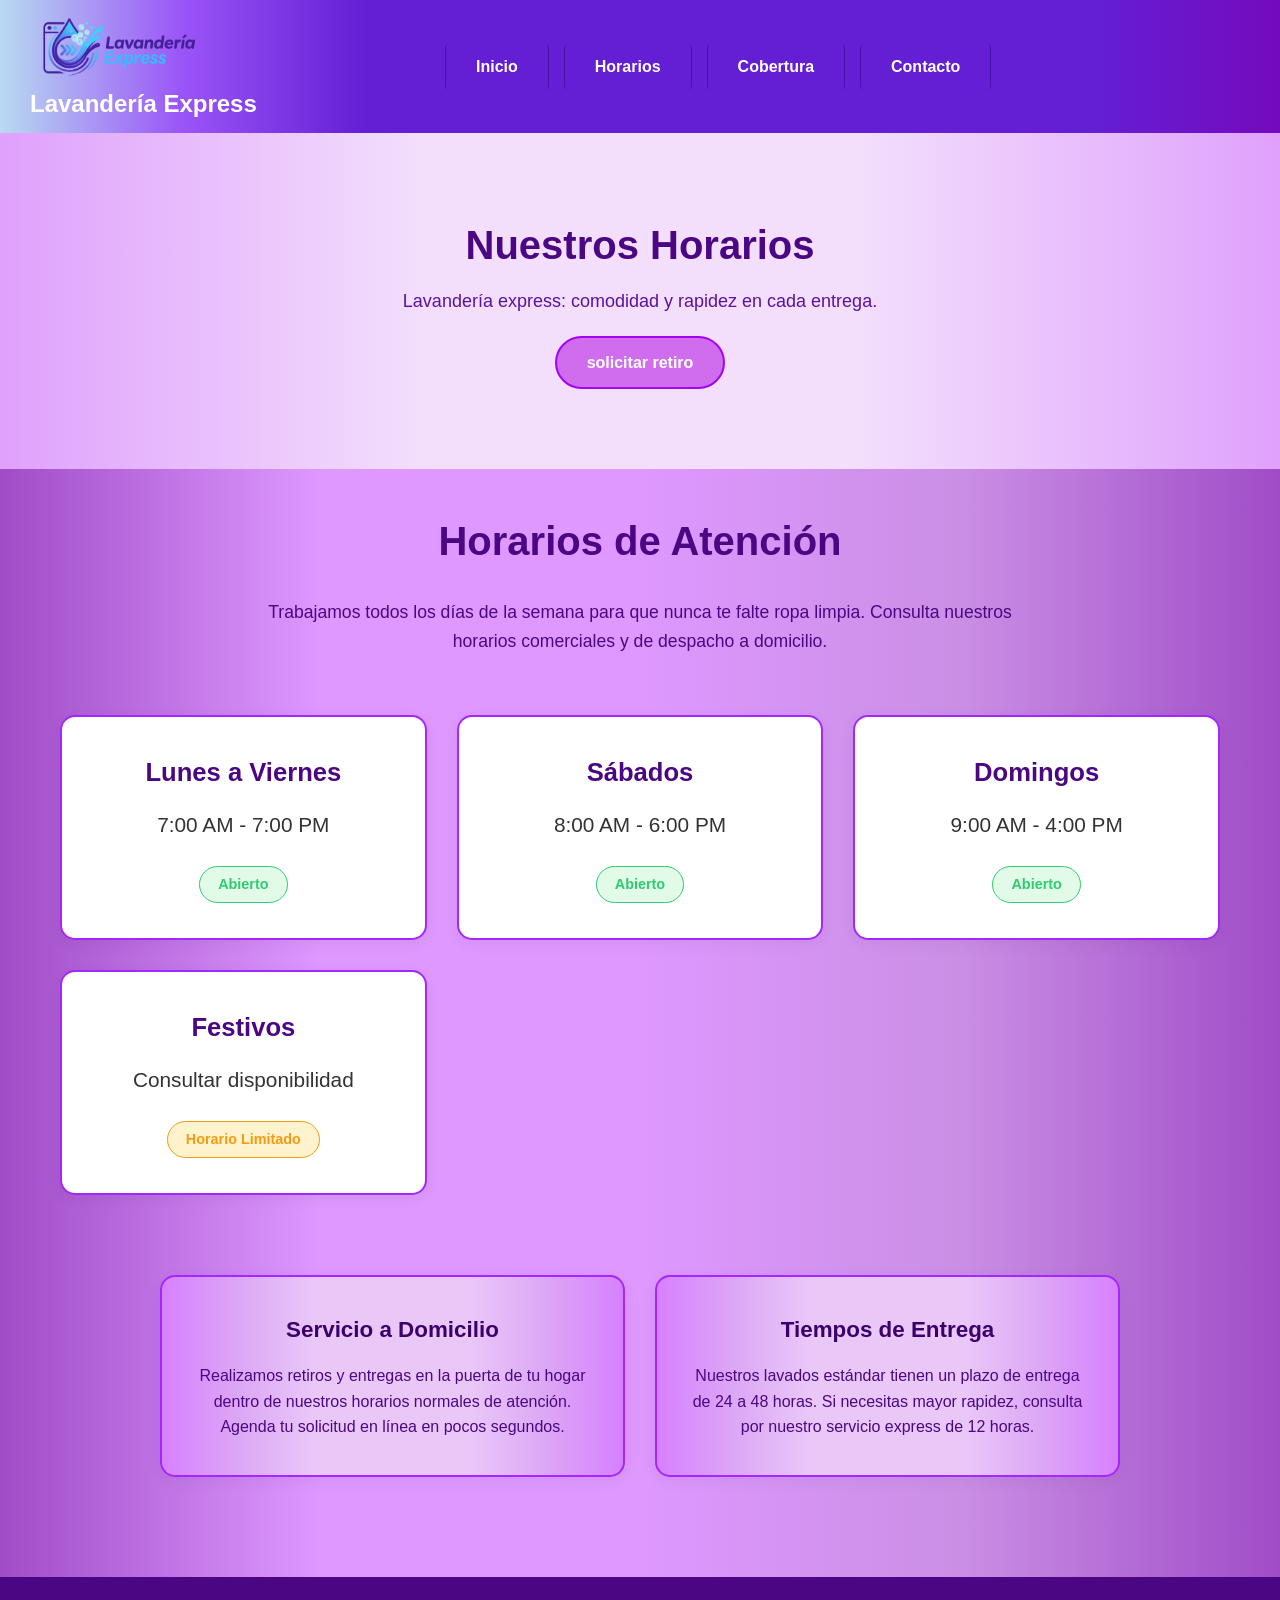
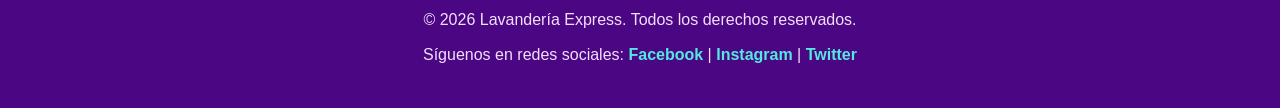
<file: Horario.html>
<!DOCTYPE html>
<html lang="es">
<head>
    <meta charset="UTF-8">
    <meta name="viewport" content="width=device-width, initial-scale=1.0">
    <title>Horarios - Lavandería Express</title>
    <link rel="stylesheet" href="src/css/navbar.css">
    <link rel="stylesheet" href="src/css/section.css">
    <link rel="stylesheet" href="src/css/horario.css">
</head>
<body>
    <header>
        <nav class="navbar">
            <a href="index.html" class="brand">
                <img src="src/assets/logoLavanderia.png" alt="Logo de Lavandería Express" class="logo-lavanderia" id="logo">
                Lavandería Express
            </a>
            <ul class="nav-links">
                <li><a href="index.html">Inicio</a></li>
                <li><a href="horario.html">Horarios</a></li>
                <li><a href="src/components/cobertura.html">Cobertura</a></li>
                <li><a href="index.html#contacto">Contacto</a></li>
            </ul>
        </nav>
    </header>

    <section class="hero">
        <div>
            <h1>Nuestros Horarios</h1>
            <p class="parrafo">Lavandería express: comodidad y rapidez en cada entrega.</p>
        </div>
        <div>
            <a href="index.html#contacto" class="btn">solicitar retiro</a>
        </div>
    </section>

    <main class="contenido-horario">
        <section class="horario-hero">
            <h2>Horarios de Atención</h2>
            <p>Trabajamos todos los días de la semana para que nunca te falte ropa limpia. Consulta nuestros horarios comerciales y de despacho a domicilio.</p>
        </section>

        <section class="horarios-grid">
            <div class="horario-card">
                <div class="horario-day">Lunes a Viernes</div>
                <div class="horario-time">7:00 AM - 7:00 PM</div>
                <div class="horario-status status-open">Abierto</div>
            </div>

            <div class="horario-card">
                <div class="horario-day">Sábados</div>
                <div class="horario-time">8:00 AM - 6:00 PM</div>
                <div class="horario-status status-open">Abierto</div>
            </div>

            <div class="horario-card">
                <div class="horario-day">Domingos</div>
                <div class="horario-time">9:00 AM - 4:00 PM</div>
                <div class="horario-status status-open">Abierto</div>
            </div>

            <div class="horario-card">
                <div class="horario-day">Festivos</div>
                <div class="horario-time">Consultar disponibilidad</div>
                <div class="horario-status status-limited">Horario Limitado</div>
            </div>
        </section>

        <section class="horario-notes">
            <div class="note-box">
                <h3>Servicio a Domicilio</h3>
                <p>Realizamos retiros y entregas en la puerta de tu hogar dentro de nuestros horarios normales de atención. Agenda tu solicitud en línea en pocos segundos.</p>
            </div>

            <div class="note-box">
                <h3>Tiempos de Entrega</h3>
                <p>Nuestros lavados estándar tienen un plazo de entrega de 24 a 48 horas. Si necesitas mayor rapidez, consulta por nuestro servicio express de 12 horas.</p>
            </div>
        </section>
    </main>

    <footer>
    <p>© 2026 Lavandería Express. Todos los derechos reservados.</p>
    <p>Síguenos en redes sociales: 
        <a href="#">Facebook</a> | 
        <a href="#">Instagram</a> | 
        <a href="#">Twitter</a>
    </p>
  </footer>



</body>
</html>
</file>
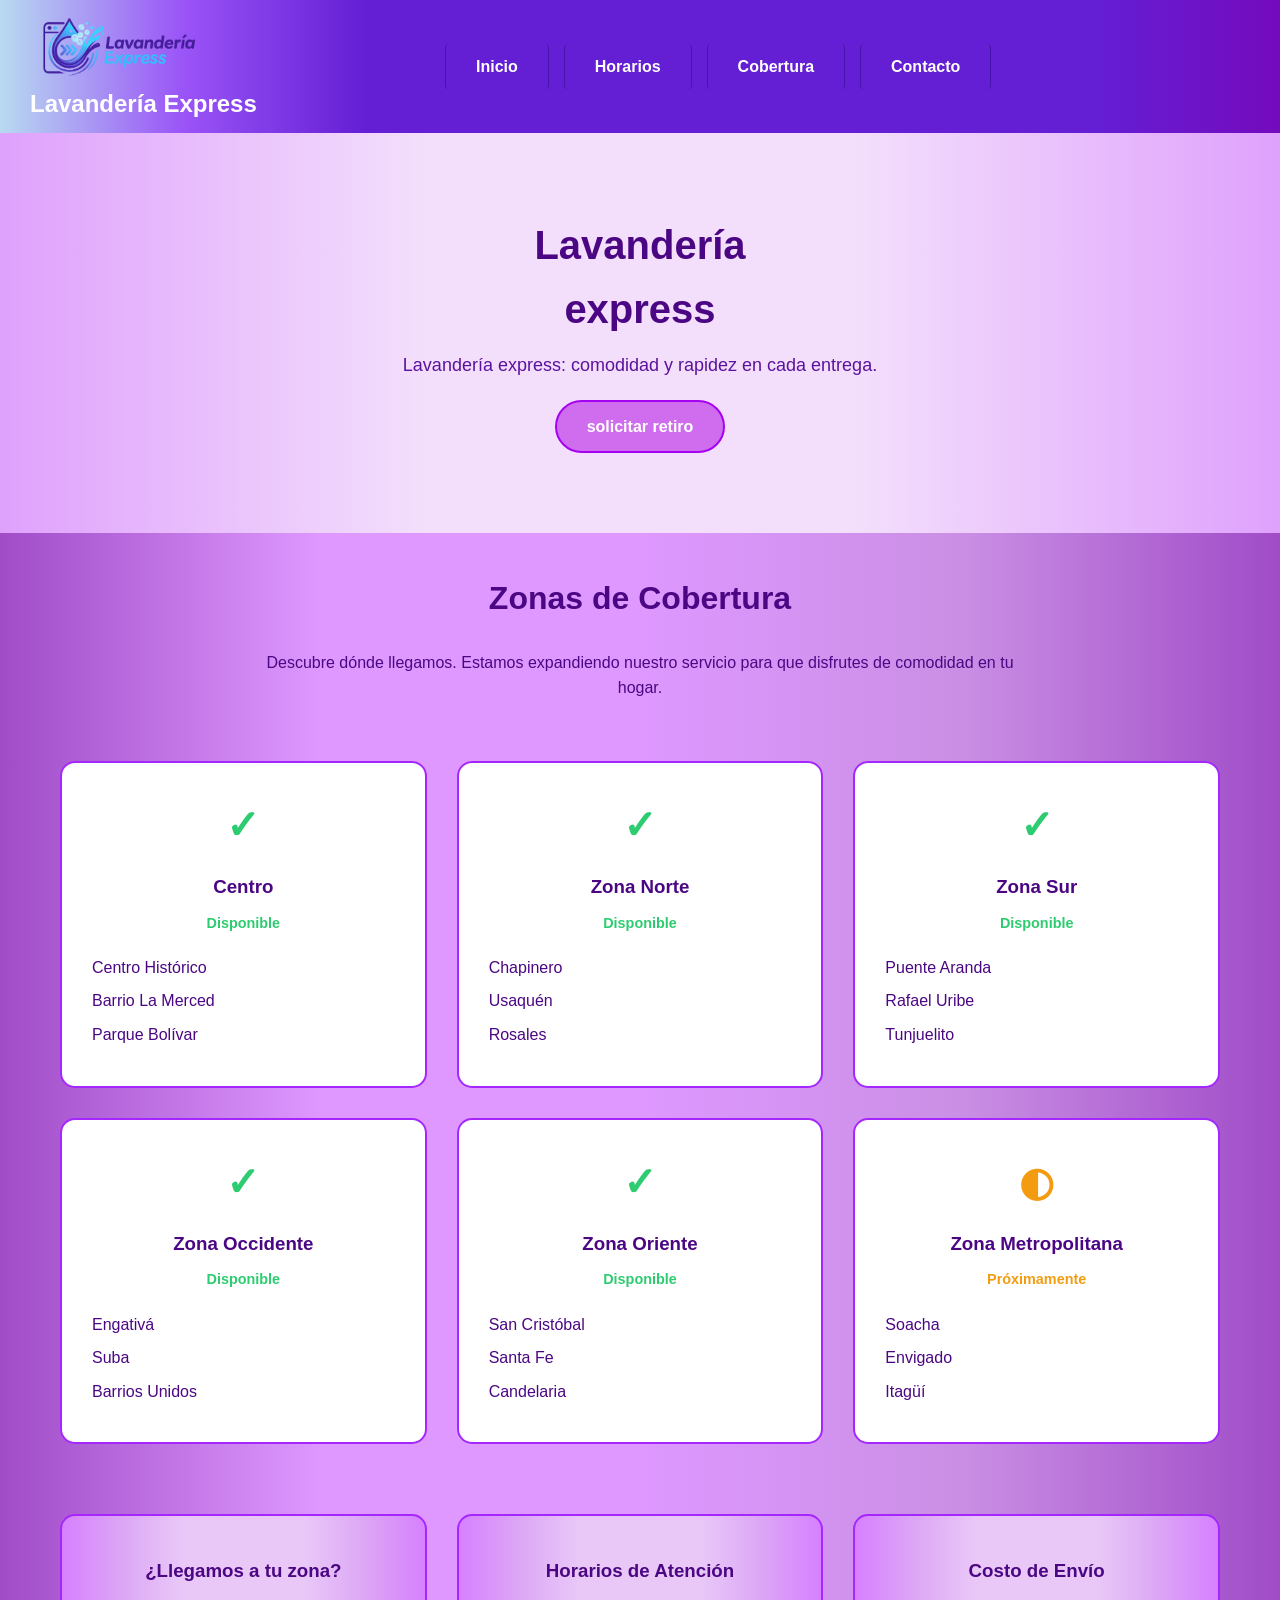
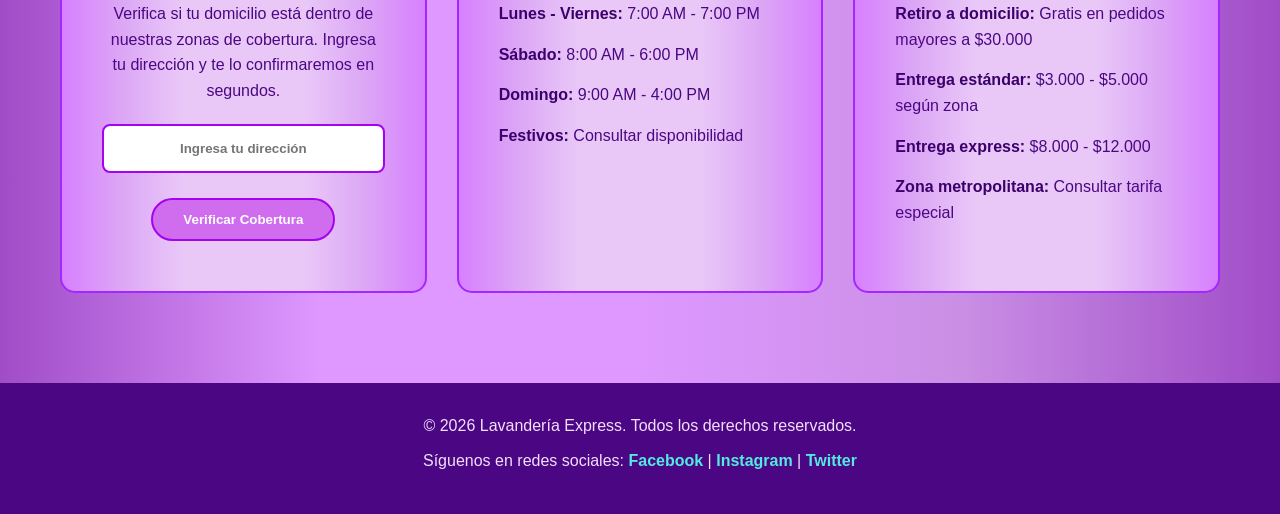
<file: src/components/cobertura.html>
<!DOCTYPE html>
<html lang="en">
<head>
  <meta charset="UTF-8">
  <meta name="viewport" content="width=device-width, initial-scale=1.0">
  <title>cobertura</title>
  <link rel="stylesheet" href="../css/css-cobertura/navbar-cobertura.css">
</head>
<body>
  <header>
    <nav class="navbar">
      <a href="../../index.html" class="brand">
        <img src="../assets/logoLavanderia.png" alt="logo" class="logo-lavanderia" id="logo">
        Lavandería Express
      </a>
      <ul class="nav-links">
        <li><a href="../../index.html">Inicio</a></li>
        <li><a href="../../horario.html">Horarios</a></li>
        <li><a href="#">Cobertura</a></li>
        <li><a href="../../index.html#contacto">Contacto</a></li>
      </ul>
    </nav>
  </header>
    
  <section class="hero">
    <div>
    <h1>Lavandería <br>express</h1>
    <p class="parrafo">Lavandería express: comodidad y rapidez en cada entrega.</p>
  </div>

    <div>
      <a href="../../index.html#contacto" class="btn">solicitar retiro</a>
    </div>

  </section>

  <main class="contenido-cobertura">
    <section class="cobertura-hero">
      <h2>Zonas de Cobertura</h2>
      <p>Descubre dónde llegamos. Estamos expandiendo nuestro servicio para que disfrutes de comodidad en tu hogar.</p>
    </section>

    <section class="zonas-container">
      <div class="zona-card zona-activa">
        <div class="zona-icon">✓</div>
        <h3>Centro</h3>
        <p>Disponible</p>
        <ul>
          <li>Centro Histórico</li>
          <li>Barrio La Merced</li>
          <li>Parque Bolívar</li>
        </ul>
      </div>

      <div class="zona-card zona-activa">
        <div class="zona-icon">✓</div>
        <h3>Zona Norte</h3>
        <p>Disponible</p>
        <ul>
          <li>Chapinero</li>
          <li>Usaquén</li>
          <li>Rosales</li>
        </ul>
      </div>

      <div class="zona-card zona-activa">
        <div class="zona-icon">✓</div>
        <h3>Zona Sur</h3>
        <p>Disponible</p>
        <ul>
          <li>Puente Aranda</li>
          <li>Rafael Uribe</li>
          <li>Tunjuelito</li>
        </ul>
      </div>

      <div class="zona-card zona-activa">
        <div class="zona-icon">✓</div>
        <h3>Zona Occidente</h3>
        <p>Disponible</p>
        <ul>
          <li>Engativá</li>
          <li>Suba</li>
          <li>Barrios Unidos</li>
        </ul>
      </div>

      <div class="zona-card zona-activa">
        <div class="zona-icon">✓</div>
        <h3>Zona Oriente</h3>
        <p>Disponible</p>
        <ul>
          <li>San Cristóbal</li>
          <li>Santa Fe</li>
          <li>Candelaria</li>
        </ul>
      </div>

      <div class="zona-card zona-proxima">
        <div class="zona-icon">◐</div>
        <h3>Zona Metropolitana</h3>
        <p>Próximamente</p>
        <ul>
          <li>Soacha</li>
          <li>Envigado</li>
          <li>Itagüí</li>
        </ul>
      </div>
    </section>

    <section class="info-cobertura">
      <div class="info-box">
        <h3>¿Llegamos a tu zona?</h3>
        <p>Verifica si tu domicilio está dentro de nuestras zonas de cobertura. Ingresa tu dirección y te lo confirmaremos en segundos.</p>
        <form class="form-verificar">
          <input type="text" placeholder="Ingresa tu dirección" required>
          <button type="submit" class="btn">Verificar Cobertura</button>
        </form>
      </div>

      <div class="info-box">
        <h3>Horarios de Atención</h3>
        <ul class="horario-list">
          <li><strong>Lunes - Viernes:</strong> 7:00 AM - 7:00 PM</li>
          <li><strong>Sábado:</strong> 8:00 AM - 6:00 PM</li>
          <li><strong>Domingo:</strong> 9:00 AM - 4:00 PM</li>
          <li><strong>Festivos:</strong> Consultar disponibilidad</li>
        </ul>
      </div>

      <div class="info-box">
        <h3>Costo de Envío</h3>
        <ul class="envio-list">
          <li><strong>Retiro a domicilio:</strong> Gratis en pedidos mayores a $30.000</li>
          <li><strong>Entrega estándar:</strong> $3.000 - $5.000 según zona</li>
          <li><strong>Entrega express:</strong> $8.000 - $12.000</li>
          <li><strong>Zona metropolitana:</strong> Consultar tarifa especial</li>
        </ul>
      </div>
    </section>
  </main>

  <footer>
  <p>© 2026 Lavandería Express. Todos los derechos reservados.</p>
  <p>Síguenos en redes sociales: 
    <a href="#">Facebook</a> | 
    <a href="#">Instagram</a> | 
    <a href="#">Twitter</a>
  </p>
  </footer>
  
</body>
</html>
</file>
<file: src/css/navbar.css>
/* barra de navegacion */

.navbar {
    display: flex;
    align-items: center;
    background: linear-gradient(to right, #b8daf1,#9a54f7,#641ed4,#641ed4, #641ed4, #641ed4, #641ed4, #750abd); /* color del background rgb */
    padding: 10px 30px;
    width: 100%;
    margin: 0;
    box-sizing: border-box;
}

#logo {
    width: 180px;
    height: auto;
    display: block;
    margin-right: 50px;
}

.brand {
    color: white;
    text-decoration: none;
    font-family: Arial, sans-serif;
    font-size: 24px;
    font-weight: bold;
    margin-right: 150px;
}

.nav-links {
    display: flex;
    align-items: center;
    list-style: none;
    gap: 15px;
    margin: 0;
    padding: 0 35px;
}

/* es para los palitos de separacion de los links del navbar */
.nav-links li {
    border-right: 1.9px solid rgb(72, 19, 170);
    border-left: 1.9px solid rgb(72, 19, 170);
    padding: 10px 20px;
    border-radius: 4px;
    transition: 0.3s ease;
}

/* color de fuente de los links del navbar */
.nav-links a {
    color: white;
    text-decoration: none;
    font-family: Arial, sans-serif;
    font-weight: bold;
    padding: 5px 10px;
}

.nav-links a:hover {
    color: #53e9e1; /* Corregido degradado inválido a color aqua sólido */
}

.nav-links li:hover {
    background-color: #6c1cec;
}
</file>
<file: src/css/section.css>
/*para que ocupe toda la pagina*/
* {
    margin: 0;
    padding: 0;
    box-sizing: border-box;
}

/* font-family por defecto, color de cuerpo, etc */
body {
    font-family: Arial, sans-serif;
    color: #333333;
    background-color: #f8f6fc;
    line-height: 1.6;
}

/* portada lavanderia */
.hero {
    background: linear-gradient(to right, #dfa1fc, #f3dffc, #f3dffc, #dfa1fc);
    padding: 80px 20px;
    text-align: center;
}

/* titulo lavanderia*/
.hero h1 {
    font-size: 40px;
    color: #4b0783;
    margin-bottom: 10px;
}

.parrafo {
    font-size: 18px;
    color: #5b129c;
    margin-bottom: 20px;
}

/* boton de solicitar retiro */
.btn {
    display: inline-block;
    background-color: #d06dee;
    color: white;
    text-decoration: none;
    padding: 12px 30px;
    border-radius: 30px;
    border: 2px solid #a402f0;
    font-weight: bold;
}

.btn:hover {
    background-color: #b55df3;
}

/* contenido del menu */
.contenido-menu {
    background: linear-gradient(to right, #a04cc7, #de98ff, #ca8fe5, #a04cc7);
    padding: 40px 20px;
}

/* Estilo común para las secciones del menú */
.contenido-menu section {
    background-color: white;
    max-width: 900px;
    margin: 30px auto;
    padding: 30px;
    border-radius: 12px;
    box-shadow: 0 4px 15px rgba(0, 0, 0, 0.05);
}

/* Sección Sobre Nosotros (Mantiene su color especial) */
.contenido-menu section.sect-sobre-nosotros {
    background: linear-gradient(to right, #bf66f3,#e6cef1,#e6cef1, #e6cef1, #e6cef1,#e6cef1);
    color: #4b0783;
    text-align: center;
}

/* nuestros servicios */
.servicios-wrapper {
    display: flex;
    justify-content: space-between;
    align-items: center;
    max-width: 900px;
    margin: 30px auto;
    gap: 20px;
    flex-wrap: wrap;
}

/* seccion nuestro servicio con fondo personalizado y color de texto*/
.sec-N-servicios {
    background: linear-gradient(to right, #bf66f3,#e6cef1,#e6cef1, #e6cef1, #e6cef1,#e6cef1) ; 
    color: #4b0783;
    flex: 1;
    min-width: 300px;
}

/* quita el estilo de de lista al contenido seccion */
.sec-N-servicios ul {
    list-style: none;
    margin-top: 15px;
}

/* ajusta el espacio entre listas*/
.sec-N-servicios li {
    margin-bottom: 10px;
}

.bold-service-one,
.bold-service-two {
    color: #3b006c;
}

.NuestrosServicios {
    width: 100%;
    max-width: 350px;
    border-radius: 12px;
    border: 5px solid rgb(133, 16, 241);
}

/* tarjetas de servicio */
.sec-S-servicios {
    background: linear-gradient(to right, #c45bf5, #d691f7, #e3b2fa, #d386f7, #c45bf5) !important;
}

.sec-S-servicios h2 {
    color: #4b0783;
    text-align: center;
    margin-bottom: 20px;
}

.sec-S-servicios > div {
    display: flex;
    justify-content: center;
    gap: 20px;
    flex-wrap: wrap;
}

.sec-S-servicios article {
    background-color: rgb(242, 208, 255);
    padding: 20px;
    border-radius: 10px;
    border: 2px solid #a527ff;
    text-align: center;
    flex: 1 1 250px;
    max-width: 300px;
}

/* ajusta el tamaño de las imagenes en servicios */
.sec-S-servicios article img {
    width: 100%;
    height: 180px;
    object-fit: cover;
    border-radius: 8px;
    margin-bottom: 10px;
}

.article-three {
    background-color: #ffffff ;
}

/* tabla de los precios */
table {
    width: 100%;
    border-collapse: collapse;
    margin-top: 15px;
}

th, td {
    padding: 10px 15px;
    text-align: left;
    border-bottom: 3px solid #8d0fe0;
    background-color: #f5c1ff
}

th {
    background-color: #641ed4;
    color: rgb(249, 249, 250);
}

.body-table-one { font-weight: bold; color: #641ed4; }
.body-table-two { font-weight: bold; color: #9a54f7; }
.body-table-three { font-weight: bold; color: #4b0783; }

/* testimonio de  los clientes */
blockquote {
    background-color: #fbf8ff;
    border-left: 5px solid #9a54f7;
    padding: 15px;
    margin: 15px 0;
    font-style: italic;
    color: #4b0783;
    border-radius: 0 8px 8px 0;
}

/* equipo de trabajo  */
.contenido-menu section:last-of-type article {
    margin-bottom: 15px;
    padding-bottom: 15px;
    border-bottom: 1px dashed #e3b2fa;
}

.contenido-menu section:last-of-type article:last-child {
    border-bottom: none;
    margin-bottom: 0;
    padding-bottom: 0;
}

/* para la ultima seccion de h3 */
.contenido-menu section:last-of-type h3 {
    color: #641ed4;
    margin-bottom: 5px;
}

/* footer o pie de pagina */
footer {
    background-color: #4b0783;
    color: #f3dffc;
    text-align: center;
    padding: 30px 20px;
}

/* parrafo de footer */
footer p {
    margin-bottom: 10px;
}

/* color para direccion redes sociales en celeste en footer */
footer a {
    color: #53e9e1;
    text-decoration: none;
    font-weight: bold;
}
/* cambiar color de direccion redes sociales a blanco en footer */
footer a:hover {
    color: white;
}
</file>
<file: src/css/horario.css>
/* Estilos específicos para la página de Horarios de Atención */

.contenido-horario {
    background: linear-gradient(to right,#a04cc7 ,#de98ff, #de98ff, #ca8fe5,#a04cc7); 
    margin: auto;
    padding: 40px 10px;
}

/* centrado de texto y color */
.horario-hero {
    text-align: center;
    margin-bottom: 30px; 
    color: #4b0783;
}


.horario-hero h2 {
    font-size: 2.5em;
    margin-bottom: 15px;
    font-weight: bold;
}

/* hora de horario */
.horario-hero p {
    max-width: 800px;
    margin: 10px auto;
    padding: 10px;
    line-height: 1.6;
    font-size: 1.1em;
}

.horarios-grid {
    display: grid;
    grid-template-columns: repeat(auto-fit, minmax(280px, 1fr));  /*le da forma al contenido de horarios (agrupacion de las cartas de horario)*/
    gap: 30px;
    max-width: 1200px;
    width: 100%;
    margin: 30px auto;
    padding: 20px;
}

.horario-card {
    background-color: #fff;
    padding: 35px 25px;
    border-radius: 15px;
    border: 2px solid #a527ff;
    text-align: center;
    box-shadow: 0 4px 15px rgba(0, 0, 0, 0.05);
    transition: transform 0.2s ease, border-color 0.2s ease;
}

.horario-card:hover {
    transform: scale(1.05); /* le da animacion a la tarjeta de horarios */
    border-color: #bb86e0;
}

/* dia de la tarjeta del horario*/

.horario-day {
    font-size: 1.6em;
    color: #4b0783; 
    font-weight: bold;
    margin-bottom: 15px;
}

.horario-time {
    font-size: 1.3em;
    color: #333333;
    margin: 15px 0;
    font-weight: 500;
}

.horario-status {
    display: inline-block;
    padding: 6px 18px;
    border-radius: 20px;
    font-weight: bold;
    font-size: 0.9em;
    margin-top: 10px;
}

.status-open {
    background-color: #e2fbe8;
    color: #2ecc71;
    border: 1px solid #2ecc71;
}

.status-limited {
    background-color: #fff3cd;
    color: #f39c12;
    border: 1px solid #f39c12;
}

.status-closed {
    background-color: #f8d7da;
    color: #dc3545;
    border: 1px solid #dc3545;
}

.horario-notes {
    max-width: 1000px;
    margin: 40px auto;
    display: grid;
    grid-template-columns: repeat(auto-fit, minmax(300px, 1fr));
    gap: 30px;
    padding: 20px;
}

.note-box {
    background: linear-gradient(to right,#d780ff ,#dca7f5, #e9c8f8, #e9c8f8,#e9c8f8,#dca7f5,#d780ff);
    padding: 35px;
    border-radius: 15px;
    border: 2px solid #a527ff;
    text-align: center;
    box-shadow: 0 4px 15px rgba(0, 0, 0, 0.05);
    color: #4b0783;
}

.note-box h3 {
    margin-bottom: 15px;
    color: #3b006c;
    font-size: 1.4em;
}

.note-box p {
    line-height: 1.6;
    font-size: 1em;
}

@media (max-width: 768px) {
    .horarios-grid {
        grid-template-columns: 1fr;
    }
    
    .horario-notes {
        grid-template-columns: 1fr;
    }
}
</file>
<file: src/css/css-cobertura/navbar-cobertura.css>
@import url("../navbar.css");
@import url("../section.css");
@import url("coberturaMenu.css");
</file>
